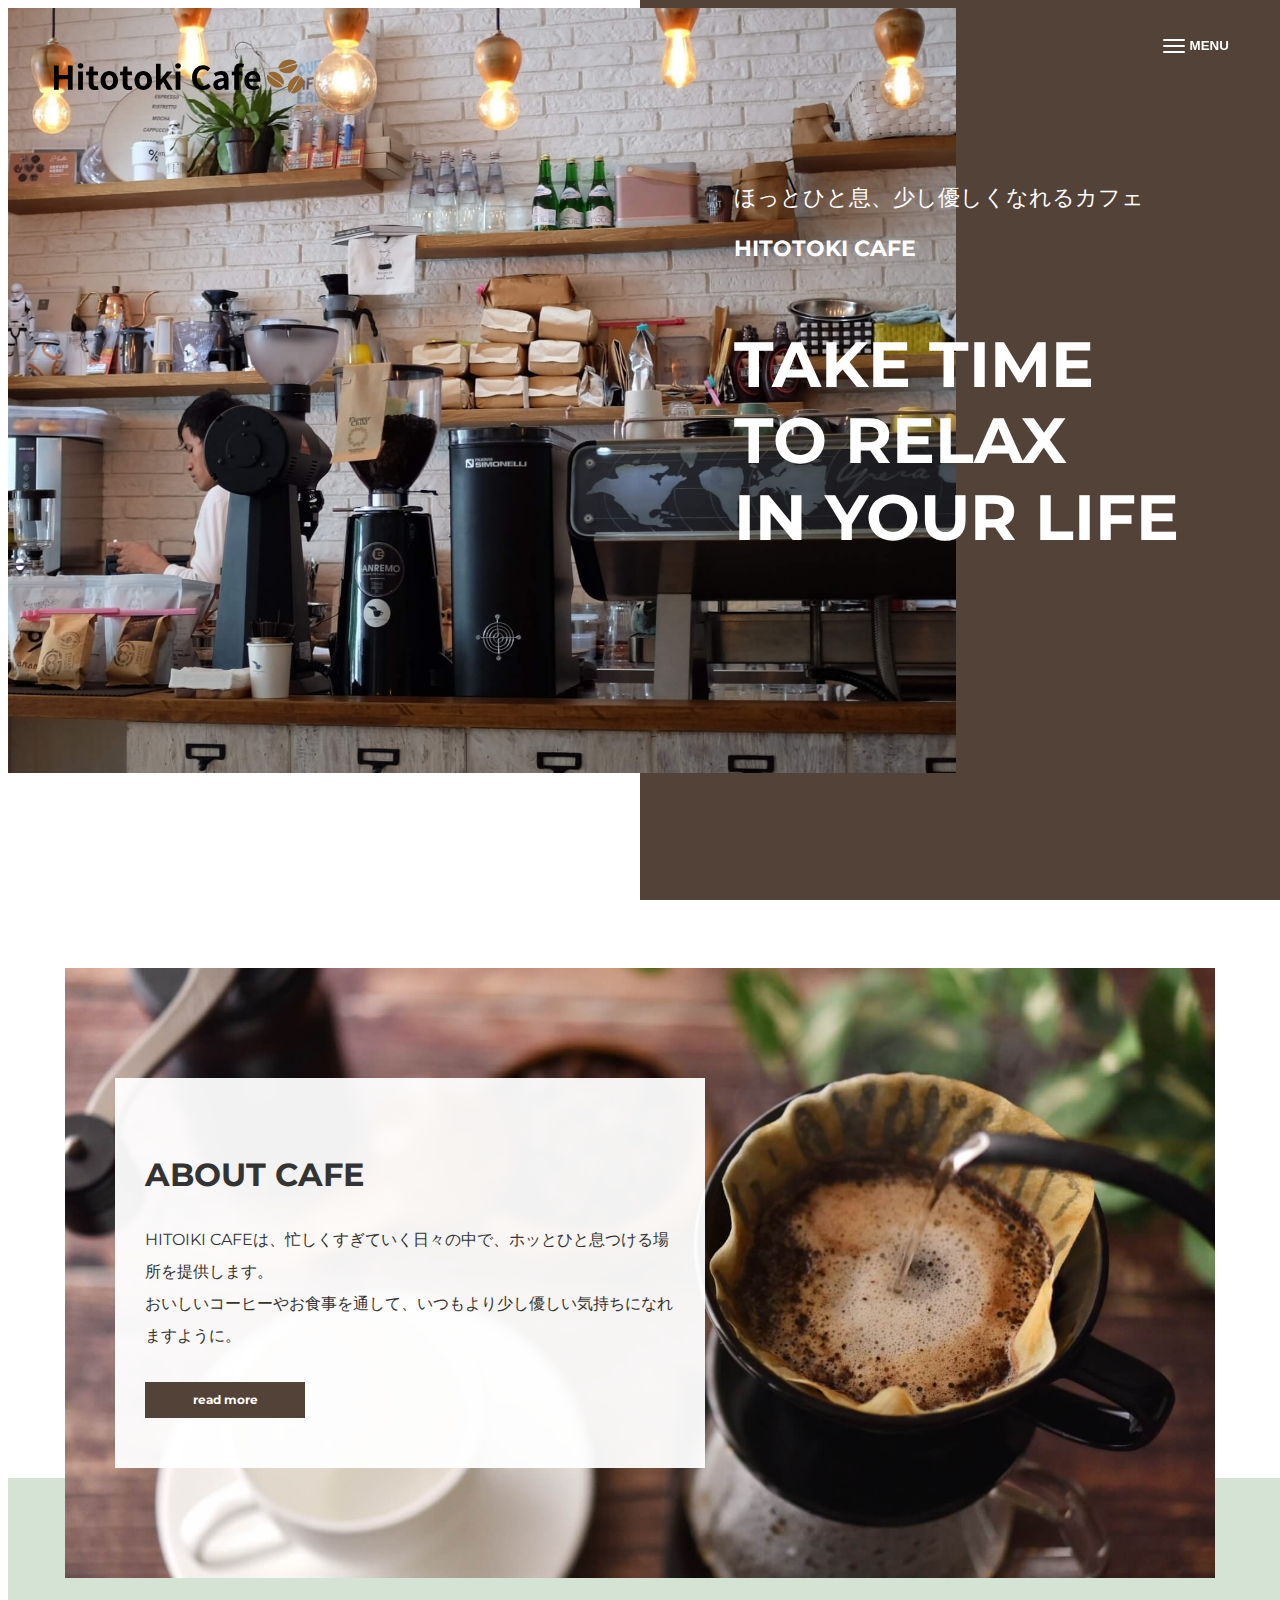
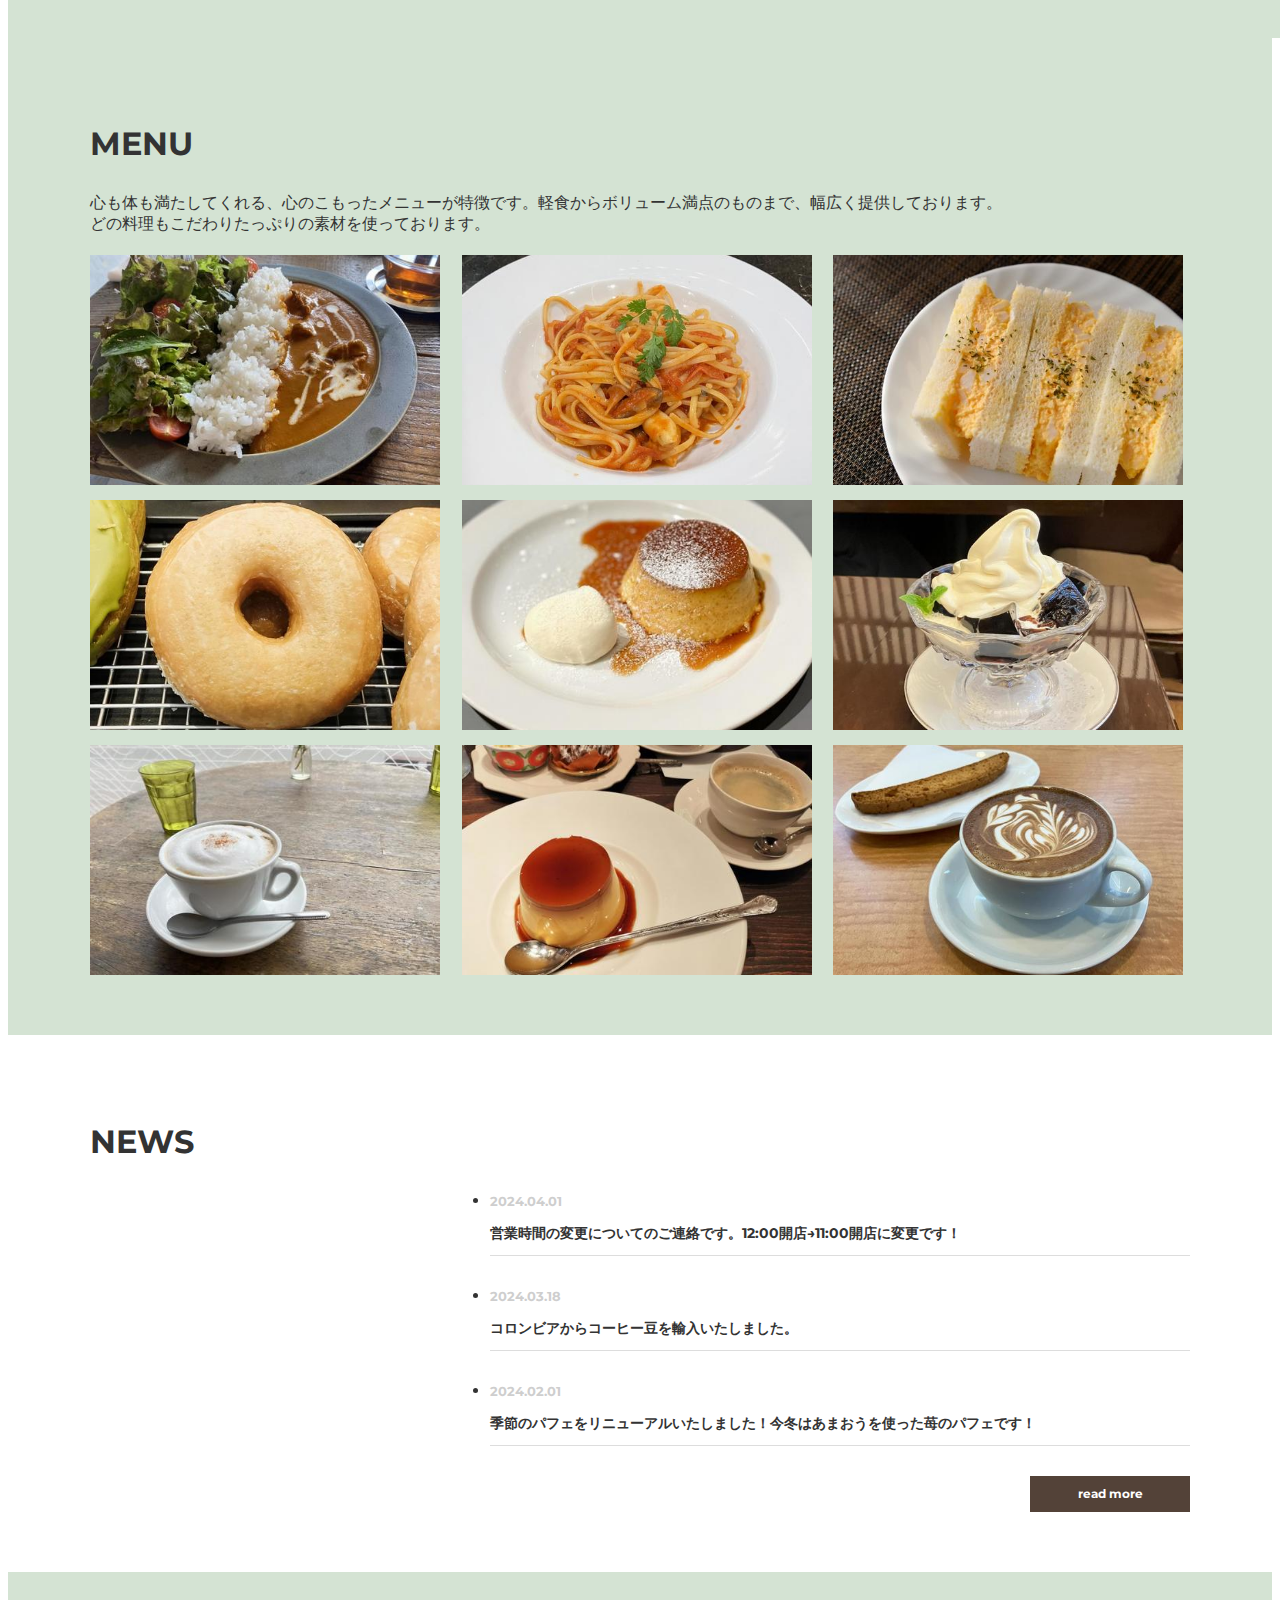
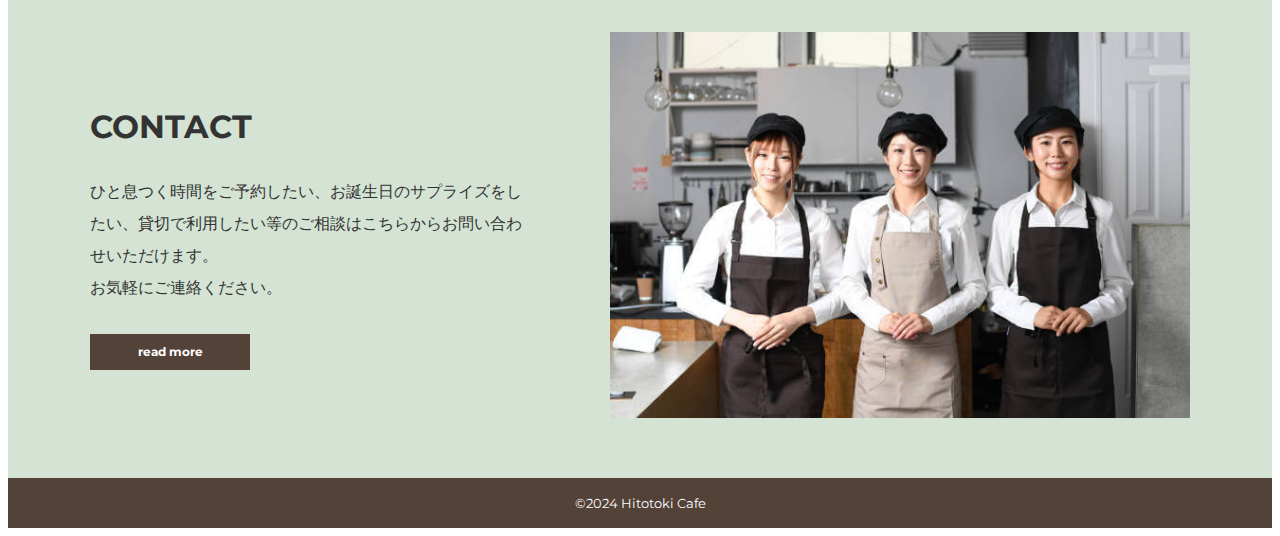
<file: index.html>
<!DOCTYPE html>
<html lang="ja">

<head>
    <meta charset="UTF-8">
    <meta name="viewport" content="width=device-width, initial-scale=1.0">
    <title>Hitotoki Cafe | Top</title>
    <link rel="stylesheet" type="text/css" href="http://yui.yahooapis.com/3.18.1/build/cssreset-context/cssreset-context-min.css">
    <link rel="preconnect" href="https://fonts.googleapis.com">
    <link rel="preconnect" href="https://fonts.gstatic.com" crossorigin>
    <link href="https://fonts.googleapis.com/css2?family=Montserrat:ital,wght@0,100..900;1,100..900&family=Noto+Sans+JP:wght@100..900&display=swap" rel="stylesheet">
    <link rel="stylesheet" href="./style.css">
</head>

<body>
    <!-- header -->
    <header>
        <h1>
            <a href="./index.html">
                <img src="./img/header-logo.svg" alt="Hitotoki Cafe">
            </a>
        </h1>
        <nav>
            <ul>
                <li><a href="./index.html"><img src="./img/logo.svg" alt="コーヒー豆のロゴ"></a></li>
                <li><a href="./about.html">About cafe</a></li>
                <li><a href="./menu.html">menu</a></li>
                <li><a href="./error.html">news</a></li>
                <li><a href="./contact.html">Contact</a></li>
            </ul>
        </nav>
        <button>
            <div>
                <span class="bar bar-top"></span>
                <span class="bar bar-mid"></span>
                <span class="bar bar-bottom"></span>
            </div>
            <span class="menu">menu</span>
        </button>
        <span class="burger-musk"></span>
    </header>

    <!-- main -->
    <main>
        <!-- fv -->
        <div class="fv">
            <div class="kv-wrapper top-fv">
                <div class="copy-wrapper">
                    <p>ほっとひと息、少し優しくなれるカフェ</p>
                    <p>HITOTOKI CAFE</p>
                    <p>Take time<br>to relax<br>in your life</p>
                </div>
            </div>
        </div>

        <!-- about -->
        <section class="about">
            <div class="container about-bg">
                <div class="about-content">
                    <h2>about cafe</h2>
                    <p>HITOIKI CAFEは、忙しくすぎていく日々の中で、ホッとひと息つける場所を提供します。<br>おいしいコーヒーやお食事を通して、いつもより少し優しい気持ちになれますように。</p>
                    <a href="./about.html" class="link-btn">read more</a>
                </div>
            </div>
        </section>
    
        <!-- menu -->
        <section class="top-menu green-bg">
            <div class="container">
                <h2>menu</h2>
                <p>心も体も満たしてくれる、心のこもったメニューが特徴です。軽食からボリューム満点のものまで、幅広く提供しております。<br>どの料理もこだわりたっぷりの素材を使っております。</p>
                <div class="menu-content">
                    <div class="menu-item">
                        <a href="./menu.html"><img src="./img/top-menu01.jpeg" alt="カレーライス"></a>
                    </div>
                    <div class="menu-item">
                        <a href="./menu.html"><img src="./img/top-menu02.jpeg" alt="ナポリタン"></a>
                    </div>
                    <div class="menu-item">
                        <a href="./menu.html"><img src="./img/top-menu03.jpeg" alt="たまごサンド"></a>
                    </div>
                    <div class="menu-item">
                        <a href="./menu.html"><img src="./img/top-menu04.jpeg" alt="シュガードーナツ"></a>
                    </div>
                    <div class="menu-item">
                        <a href="./menu.html"><img src="./img/top-menu05.jpeg" alt="焼きプリン"></a>
                    </div>
                    <div class="menu-item">
                        <a href="./menu.html"><img src="./img/top-menu06.jpeg" alt="コーヒーゼリー"></a>
                    </div>
                    <div class="menu-item">
                        <a href="./menu.html"><img src="./img/top-menu07.jpeg" alt="ホワイトモカ"></a>
                    </div>
                    <div class="menu-item">
                        <a href="./menu.html"><img src="./img/top-menu08.jpeg" alt="プリン"></a>
                    </div>
                    <div class="menu-item">
                        <a href="./menu.html"><img src="./img/top-menu09.jpeg" alt="カフェオレ"></a>
                    </div>
                </div>
            </div>
        </section>

        <!-- news -->
        <section class="news">
            <div class="container">
                <h2>news</h2>
                <ul class="ml-auto">
                    <li>
                        <a href="./error.html">
                            <time>2024.04.01</time>
                            <h3>営業時間の変更についてのご連絡です。12:00開店&rarr;11:00開店に変更です！</h3>
                        </a>
                    </li>
                    <li>
                        <a href="./error.html">
                            <time>2024.03.18</time>
                            <h3>コロンビアからコーヒー豆を輸入いたしました。</h3>
                        </a>
                    </li>
                    <li>
                        <a href="./error.html">
                            <time>2024.02.01</time>
                            <h3>季節のパフェをリニューアルいたしました！今冬はあまおうを使った苺のパフェです！</h3>
                        </a>
                    </li>
                </ul>
                <a href="./error.html" class="link-btn ml-auto">read more</a>
            </div>
        </section>

        <!-- contact -->
        <section class="green-bg">
            <div class="container inner-contact">
                <div class="contact-content">
                    <h2>Contact</h2>
                    <p>ひと息つく時間をご予約したい、お誕生日のサプライズをしたい、貸切で利用したい等のご相談はこちらからお問い合わせいただけます。<br>お気軽にご連絡ください。</p>
                    <a href="./contact.html" class="link-btn">read more</a>
                </div>
                <div class="contact-img-wrapper">
                    <img src="./img/top-contact.jpg" alt="スタッフの画像">
                </div>
            </div>
        </section>
    </main>

    <!-- footer -->
    <footer class="footer">
        <small>&copy;2024 Hitotoki Cafe</small>
    </footer>

    <script src="https://ajax.googleapis.com/ajax/libs/jquery/3.7.0/jquery.min.js"></script>
    <script src="./js/script.js"></script>

</body>
</html>
</file>
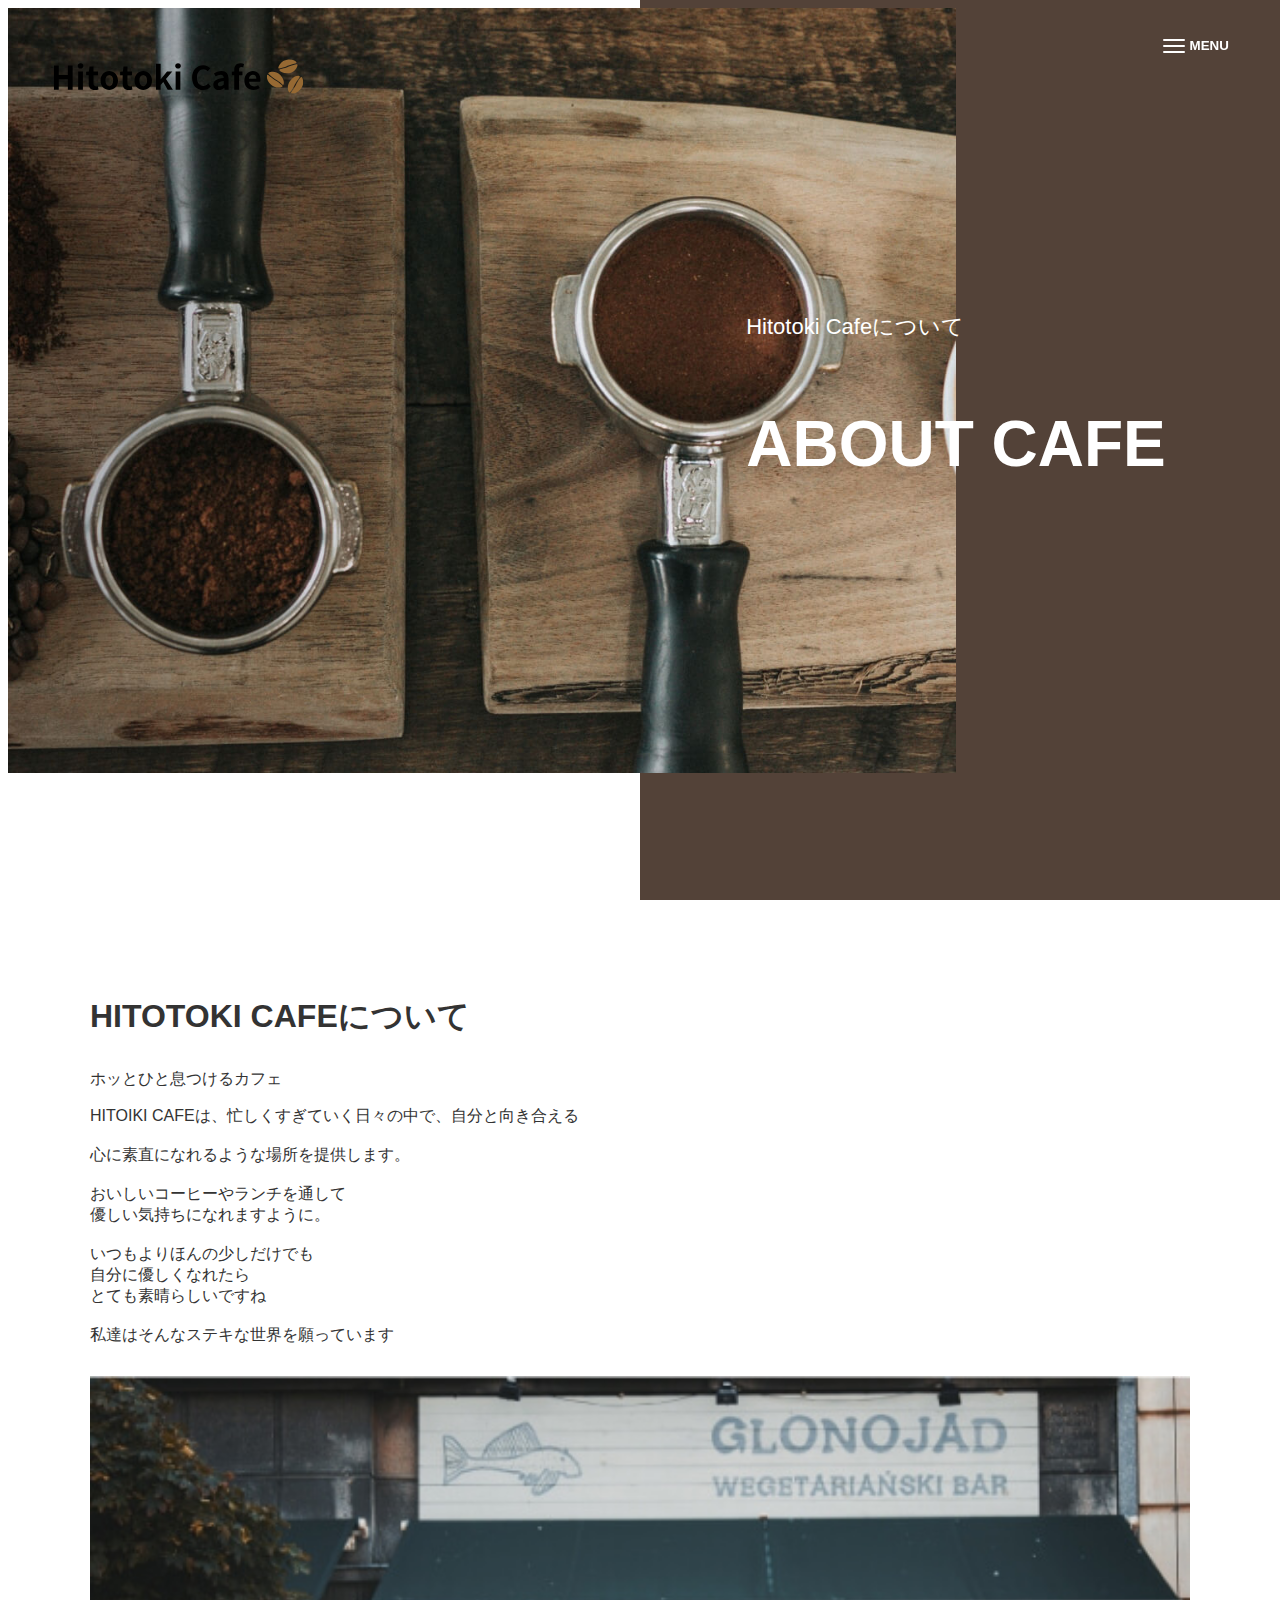
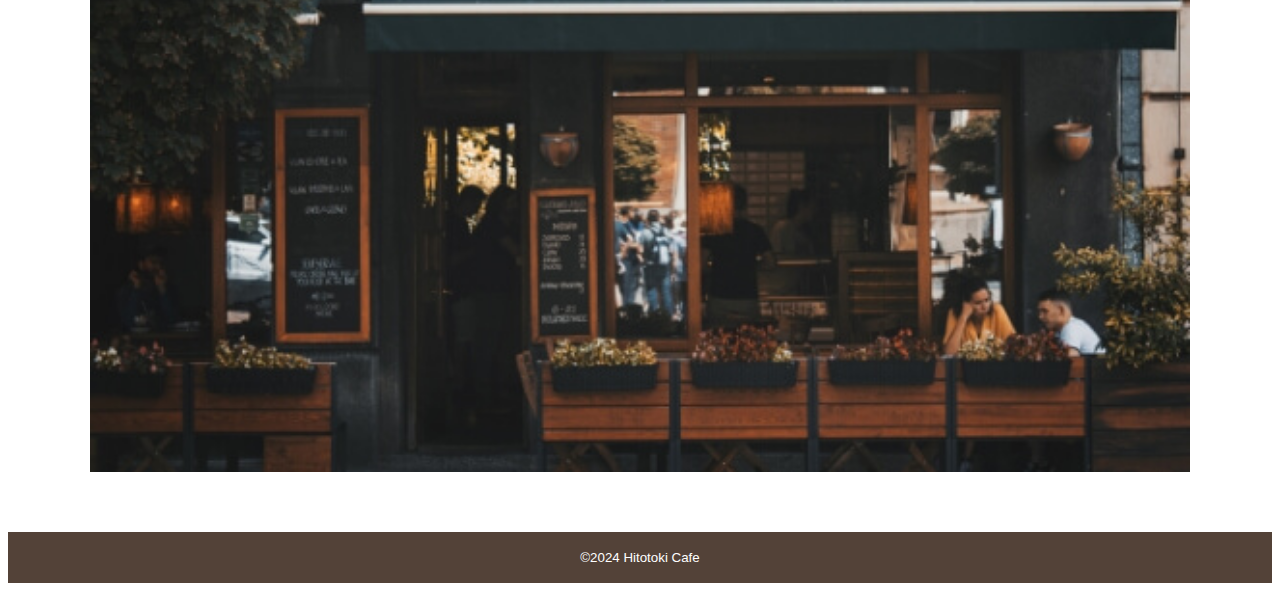
<file: about.html>
<!DOCTYPE html>
<html lang="ja">

<head>
    <meta charset="UTF-8">
    <meta name="viewport" content="width=device-width, initial-scale=1.0">
    <title>DIGSMILE | About</title>
    <link rel="stylesheet" type="text/css" href="http://yui.yahooapis.com/3.18.1/build/cssreset/cssreset-min.css">
    <link href=“https://fonts.googleapis.com/css?family=Noto+Serif|Noto+Serif+JP&display=swap” rel=“stylesheet”>
    <link rel="stylesheet" href="./style.css">
</head>

<body>
    <!-- header -->
    <header>
        <h1>
            <a href="./index.html">
                <img src="./img/header-logo.svg" alt="Hitotoki Cafe">
            </a>
        </h1>
        <nav>
            <ul>
                <li><a href="./index.html"><img src="./img/logo.svg" alt="コーヒー豆のロゴ"></a></li>
                <li><a href="./about.html">About cafe</a></li>
                <li><a href="./menu.html">menu</a></li>
                <li><a href="./error.html">news</a></li>
                <li><a href="./contact.html">Contact</a></li>
            </ul>
        </nav>
        <button class="burger-btn">
            <div>
                <span class="bar bar-top"></span>
                <span class="bar bar-mid"></span>
                <span class="bar bar-bottom"></span>
            </div>
            <span class="menu">menu</span>
        </button>
        <span class="burger-musk"></span>
    </header>

    <!-- main -->
    <main>
        <!-- fv-about -->
        <div class="fv">
            <div class="kv-wrapper fv-about">
                <div class="copy-wrapper">
                    <p>Hitotoki Cafeについて</p>
                    <p>about cafe</p>
                </div>
            </div>
        </div>

        <!-- about-content -->
        <section>
            <div class="container">
                <div class="about-text">
                    <h2>Hitotoki Cafeについて</h2>
                    <p>ホッとひと息つけるカフェ</p>
                    <p>
                        HITOIKI CAFEは、忙しくすぎていく日々の中で、自分と向き合える<br><br>
                        心に素直になれるような場所を提供します。<br><br>
                        おいしいコーヒーやランチを通して<br>
                        優しい気持ちになれますように。<br><br>
                        いつもよりほんの少しだけでも<br>
                        自分に優しくなれたら<br>
                        とても素晴らしいですね<br><br>
                        私達はそんなステキな世界を願っています
                    </p>
                </div>
                <div class="about-img">
                    <img src="./img/about.jpg" alt="Hitotoki Cafeの外観">
                </div>
            </div>
        </section>
    </main>

    <!-- footer -->
    <footer class="footer">
        <small>&copy;2024 Hitotoki Cafe</small>
    </footer>

    <script src="https://ajax.googleapis.com/ajax/libs/jquery/3.7.0/jquery.min.js"></script>
    <script src="./js/script.js"></script>
</body>
</html>
</file>
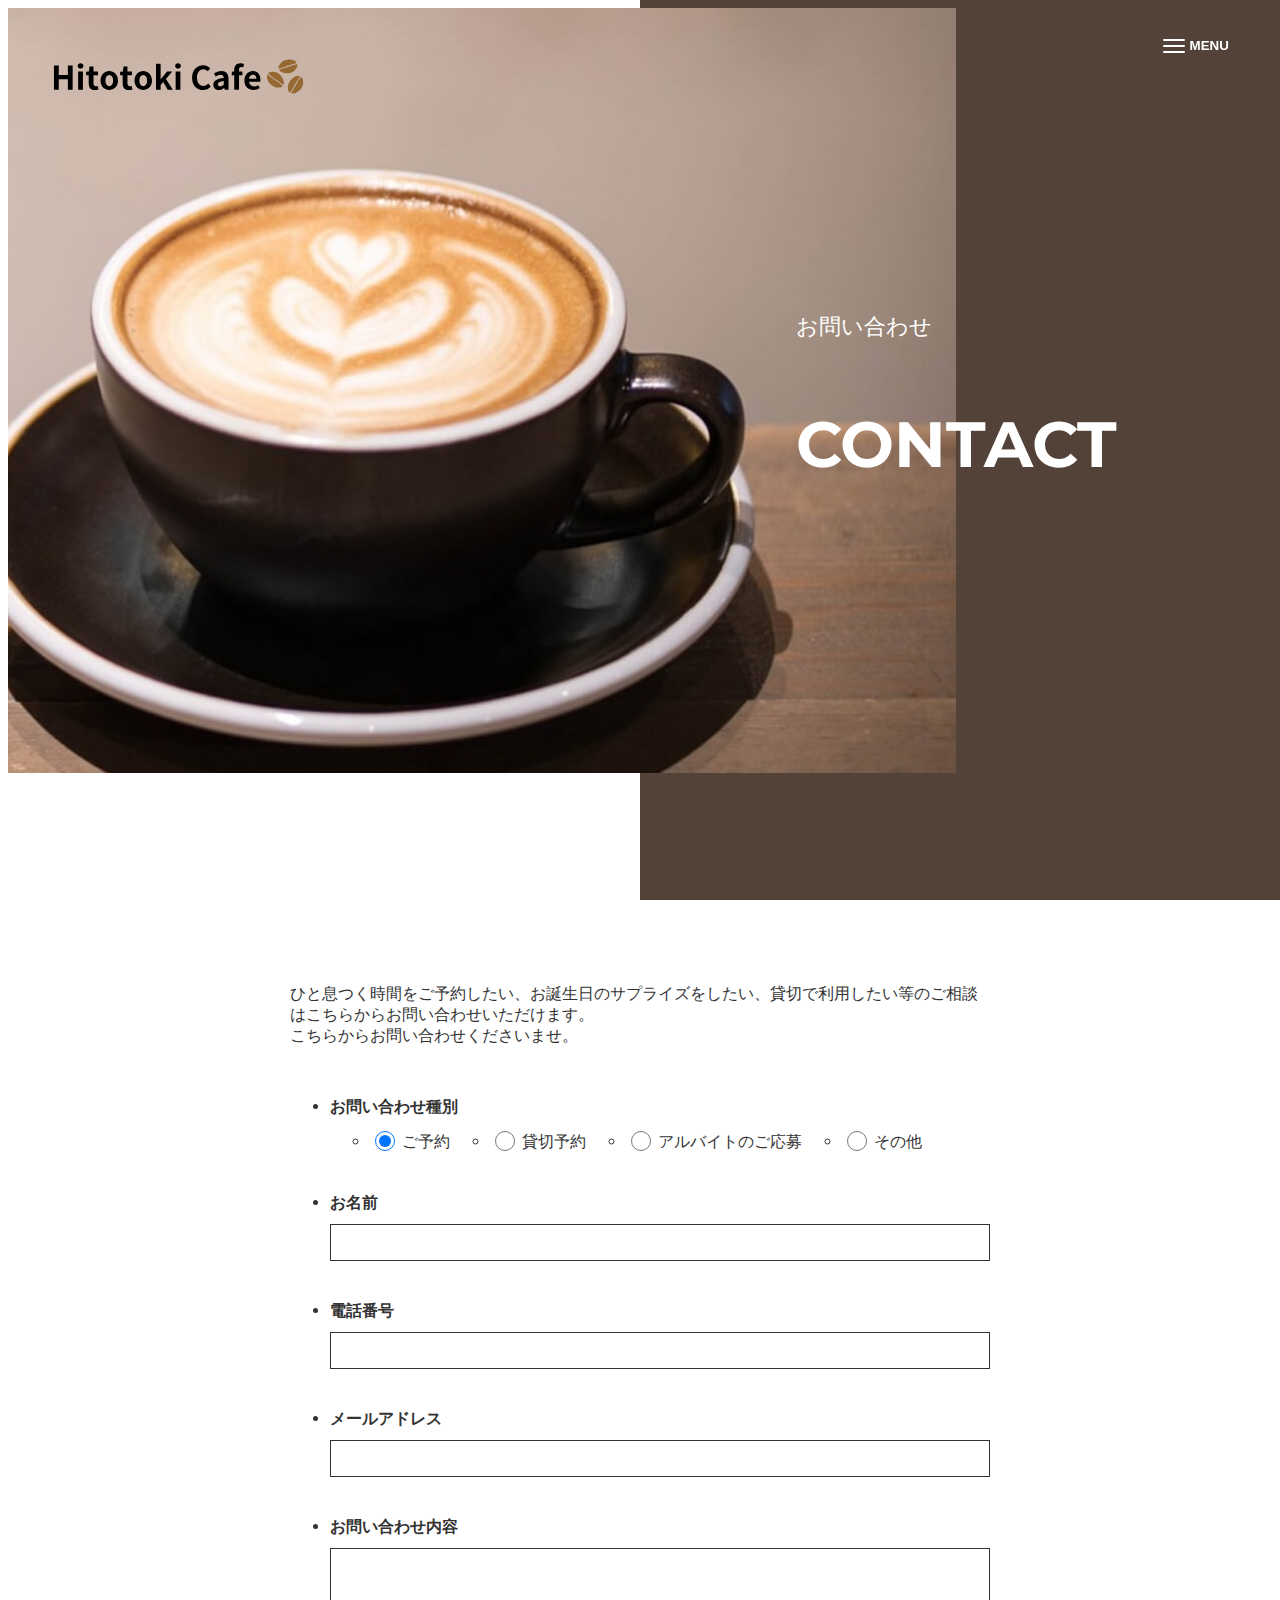
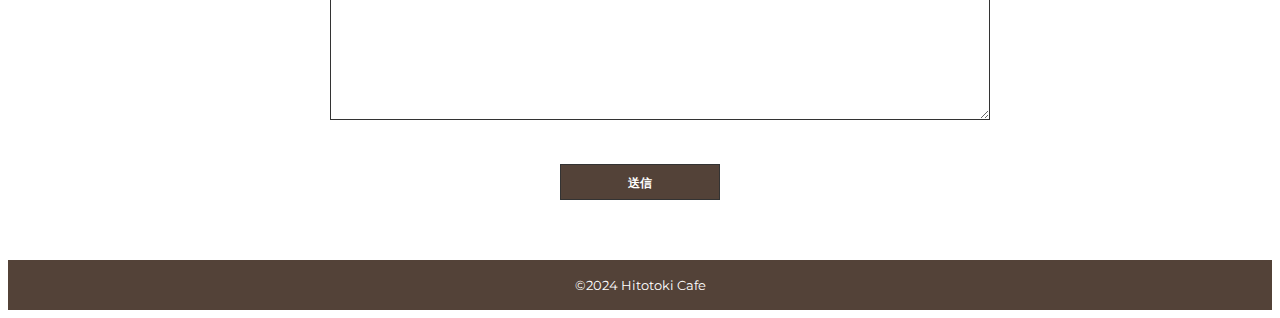
<file: contact.html>
<!DOCTYPE html>
<html lang="ja">

<head>
    <meta charset="UTF-8">
    <meta name="viewport" content="width=device-width, initial-scale=1.0">
    <title>Hitotoki Cafe | Contact</title>
    <link rel="stylesheet" type="text/css" href="http://yui.yahooapis.com/3.18.1/build/cssreset/cssreset-min.css">
    <link rel="preconnect" href="https://fonts.googleapis.com">
    <link rel="preconnect" href="https://fonts.gstatic.com" crossorigin>
    <link href="https://fonts.googleapis.com/css2?family=Montserrat:ital,wght@0,100..900;1,100..900&family=Noto+Sans+JP:wght@100..900&display=swap" rel="stylesheet">
    <link rel="stylesheet" href="./style.css">
</head>

<body>
    <!-- header -->
    <header>
        <h1>
            <a href="./index.html">
                <img src="./img/header-logo.svg" alt="Hitotoki Cafe">
            </a>
        </h1>
        <nav>
            <ul>
                <li><a href="./index.html"><img src="./img/logo.svg" alt="コーヒー豆のロゴ"></a></li>
                <li><a href="./about.html">About cafe</a></li>
                <li><a href="./menu.html">menu</a></li>
                <li><a href="./error.html">news</a></li>
                <li><a href="./contact.html">Contact</a></li>
            </ul>
        </nav>
        <button class="burger-btn">
            <div>
                <span class="bar bar-top"></span>
                <span class="bar bar-mid"></span>
                <span class="bar bar-bottom"></span>
            </div>
            <span class="menu">menu</span>
        </button>
        <span class="burger-musk"></span>
    </header>

    <!-- main -->
    <main>
        <!-- fv -->
        <div class="fv">
            <div class="kv-wrapper contact-fv">
                <div class="copy-wrapper">
                    <p>お問い合わせ</p>
                    <p>Contact</p>
                </div>
            </div>
        </div>
    
        <!-- contact -->
        <section class="contact">
            <div class="s-container">
                <p>ひと息つく時間をご予約したい、お誕生日のサプライズをしたい、貸切で利用したい等のご相談はこちらからお問い合わせいただけます。<br>こちらからお問い合わせくださいませ。</p>
                <form>
                    <ul>
                        <li class="inquiry">
                            <div class="form-title">お問い合わせ種別</div>
                            <ul>
                                <li>
                                    <input type="radio" class="radio-btn" name="inquiry-type" id="reserve" checked>
                                    <label for="reserve">ご予約</label>
                                </li>
                                <li>
                                    <input type="radio" class="radio-btn" name="inquiry-type" id="kashikiri">
                                    <label for="kashikiri">貸切予約</label>
                                </li>
                                <li>
                                    <input type="radio" class="radio-btn" name="inquiry-type" id="arubaito">
                                    <label for="arubaito">アルバイトのご応募</label>
                                </li>
                                <li>
                                    <input type="radio" class="radio-btn" name="inquiry-type" id="others">
                                    <label for="others">その他</label>
                                </li>
                            </ul>
                        </li>
                        <li>
                            <div class="form-title">
                                <label for="name">お名前</label>
                            </div>
                            <input type="text" id="name">
                        </li>
                        <li>
                            <div class="form-title">
                                <label for="phone-number">電話番号</label>
                            </div>
                            <input type="text" id="phone-number">
                        </li>
                        <li>
                            <div class="form-title">
                                <label for="email">メールアドレス</label>
                            </div>
                            <input type="text" id="email">
                        </li>
                        <li>
                            <div class="form-title">
                                <label for="detail">お問い合わせ内容</label>
                            </div>
                            <textarea name="" id="detail" cols="30" rows="10"></textarea>
                        </li>
                    </ul>
                    <!-- 送信ボタン -->
                    <div class="submit-btn">
                        <input type="submit" value="送信">
                    </div>
                </form>
            </div>
        </section>
    </main>

     <!-- footer -->
     <footer class="footer">
        <small>&copy;2024 Hitotoki Cafe</small>
    </footer>

    <script src="https://ajax.googleapis.com/ajax/libs/jquery/3.7.0/jquery.min.js"></script>
    <script src="./js/script.js"></script>
</body>
</html>
</file>
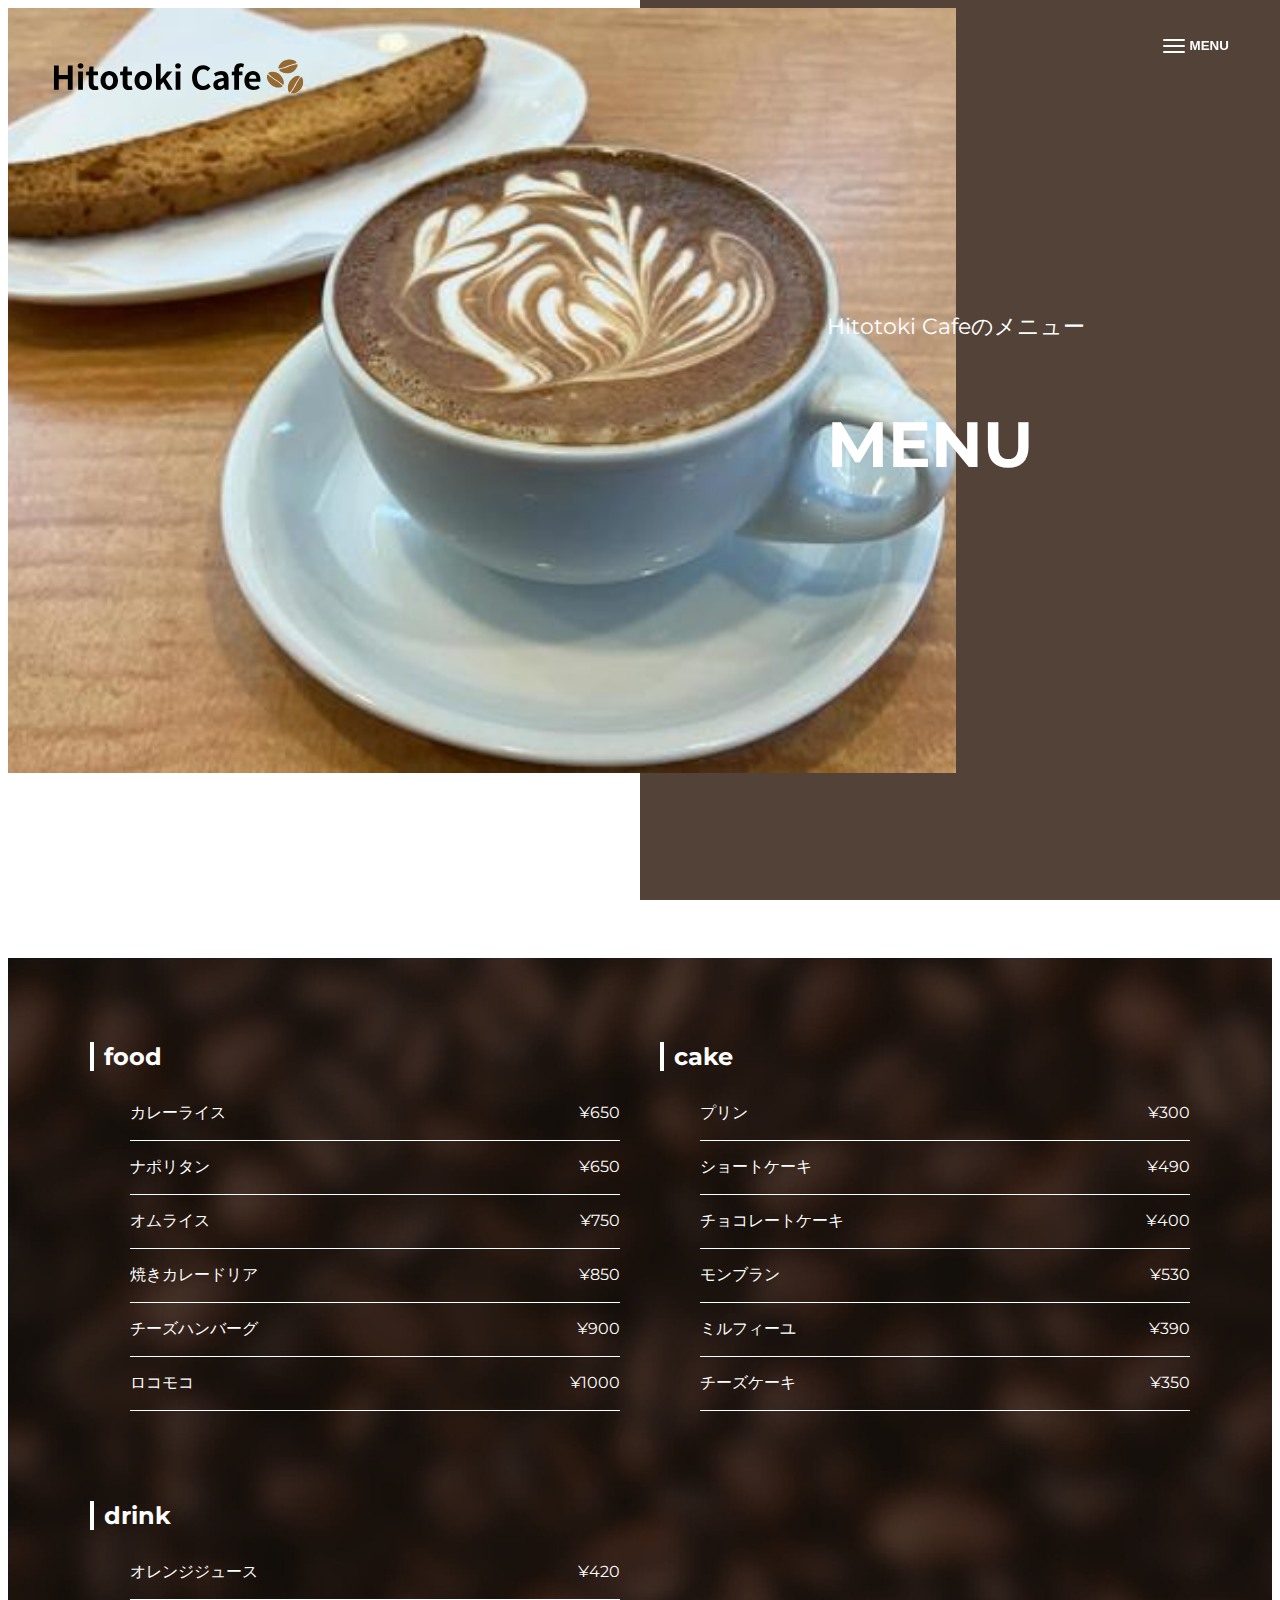
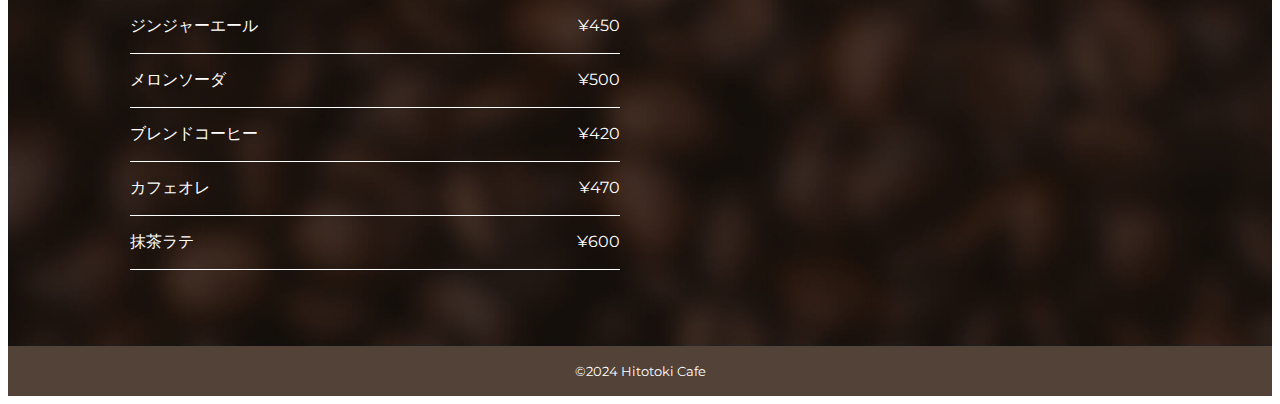
<file: menu.html>
<!DOCTYPE html>
<html lang="ja">

<head>
    <meta charset="UTF-8">
    <meta name="viewport" content="width=device-width, initial-scale=1.0">
    <title>Hitotoki Cafe | 404page</title>
    <link rel="stylesheet" type="text/css" href="http://yui.yahooapis.com/3.18.1/build/cssreset/cssreset-min.css">
    <link rel="preconnect" href="https://fonts.googleapis.com">
    <link rel="preconnect" href="https://fonts.gstatic.com" crossorigin>
    <link href="https://fonts.googleapis.com/css2?family=Montserrat:ital,wght@0,100..900;1,100..900&family=Noto+Sans+JP:wght@100..900&display=swap" rel="stylesheet">
    <link rel="stylesheet" href="./style.css">
</head>

<body>
    <!-- header -->
    <header>
        <h1>
            <a href="./index.html">
                <img src="./img/header-logo.svg" alt="Hitotoki Cafe">
            </a>
        </h1>
        <nav>
            <ul>
                <li><a href="./index.html"><img src="./img/logo.svg" alt="コーヒー豆のロゴ"></a></li>
                <li><a href="./about.html">About cafe</a></li>
                <li><a href="./menu.html">menu</a></li>
                <li><a href="./error.html">news</a></li>
                <li><a href="./contact.html">Contact</a></li>
            </ul>
        </nav>
        <button class="burger-btn">
            <div>
                <span class="bar bar-top"></span>
                <span class="bar bar-mid"></span>
                <span class="bar bar-bottom"></span>
            </div>
            <span class="menu">menu</span>
        </button>
        <span class="burger-musk"></span>
    </header>

    <!-- main -->
    <main>
        <!-- fv -->
        <div class="fv">
            <div class="kv-wrapper menu-fv">
                <div class="copy-wrapper">
                    <p>Hitotoki Cafeのメニュー</p>
                    <p>menu</p>
                </div>
            </div>
        </div>
    
        <!-- menu -->
        <section class="menu-wrapper">
            <div class="container">
                <div class="inner-menu">
                    <div class="menu-contents">
                        <h3>food</h3>
                        <ul>
                            <li>
                                <span>カレーライス</span>
                                <span>&yen;650</span>
                            </li>
                            <li>
                                <span>ナポリタン</span>
                                <span>&yen;650</span>
                            </li>
                            <li>
                                <span>オムライス</span>
                                <span>&yen;750</span>
                            </li>
                            <li>
                                <span>焼きカレードリア</span>
                                <span>&yen;850</span>
                            </li>
                            <li>
                                <span>チーズハンバーグ</span>
                                <span>&yen;900</span>
                            </li>
                            <li>
                                <span>ロコモコ</span>
                                <span>&yen;1000</span>
                            </li>
                        </ul>
                    </div>
                    <div class="menu-contents">
                        <h3>cake</h3>
                        <ul>
                            <li>
                                <span>プリン</span>
                                <span>&yen;300</span>
                            </li>
                            <li>
                                <span>ショートケーキ</span>
                                <span>&yen;490</span>
                            </li>
                            <li>
                                <span>チョコレートケーキ</span>
                                <span>&yen;400</span>
                            </li>
                            <li>
                                <span>モンブラン</span>
                                <span>&yen;530</span>
                            </li>
                            <li>
                                <span>ミルフィーユ</span>
                                <span>&yen;390</span>
                            </li>
                            <li>
                                <span>チーズケーキ</span>
                                <span>&yen;350</span>
                            </li>
                        </ul>
                    </div>
                    <div class="menu-contents">
                        <h3>drink</h3>
                        <ul>
                            <li>
                                <span>オレンジジュース</span>
                                <span>&yen;420</span>
                            </li>
                            <li>
                                <span>ジンジャーエール</span>
                                <span>&yen;450</span>
                            </li>
                            <li>
                                <span>メロンソーダ</span>
                                <span>&yen;500</span>
                            </li>
                            <li>
                                <span>ブレンドコーヒー</span>
                                <span>&yen;420</span>
                            </li>
                            <li>
                                <span>カフェオレ</span>
                                <span>&yen;470</span>
                            </li>
                            <li>
                                <span>抹茶ラテ</span>
                                <span>&yen;600</span>
                            </li>
                        </ul>
                    </div>
                </div>
            </div>
        </section>

    </main>

     <!-- footer -->
     <footer class="footer">
        <small>&copy;2024 Hitotoki Cafe</small>
    </footer>

    <script src="https://ajax.googleapis.com/ajax/libs/jquery/3.7.0/jquery.min.js"></script>
    <script src="./js/script.js"></script>
</body>
</html>
</file>
<file: style.css>
@charset "UTF-8";

/*----------------------------------------------------
 全ページ共通のスタイル
 ----------------------------------------------------- */
body {
    font-size: 16px;
    font-family: "Noto Sans JP", sans-serif;
    font-family: "Montserrat", sans-serif;
    color: #333;
}
img, svg {
    width: 100%;
    height: auto;
    vertical-align: bottom;
}
a {
    text-decoration: none;
}
a:hover {
    opacity: .7;
    transition: .3s;
}
.green-bg {
    background-color: #d4e3d3;
}
.link-btn {
    width: 160px;
    line-height: 36px;
    background-color: #534238;
    color: #fff;
    display: block;
    text-align: center;
    font-size: 12px;
    font-weight: bold;
}
.ml-auto {
    margin-left: auto;
}
@media screen and (max-width: 768px) {
    body {
        font-size: 14px;
    }
}
/* container */
section {
    padding: 60px 0;
}
.container {
    max-width: 1100px;
    width: 90%;
    margin: 0 auto;
}
.s-container {
    max-width: 700px;
    width: 90%;
    margin: 0 auto;
}
@media screen and (max-width: 768px) {
 section {
    padding: 100px 0;
 }
}
/* title */
h1 {
    width: 260px;
    position: fixed;
    top: 38px;
    left: 4vw;
    z-index: 1;
}
h2 {
    font-size: 32px;
    font-weight: bold;
    margin-bottom: 30px;
    text-transform: uppercase;
}
h3 {
    font-size: 24px;
    text-align: left;
    margin-bottom: 10px;
}
h3::before {
    content: "";
    border-left: 4px solid #fff;
    margin-right: 10px;
}
@media screen and (max-width: 768px) {
    h1 {
        width: 180px;
        top: 21px;
    }
}
/* header */
header nav {
    font-weight: bold;
    font-size: 22px;
    position: fixed;
    top: 0;
    right: 0;
    height: 100vh;
    width: 36.1vw;
    text-align: center;
    padding: 120px 0 0;
    background-color: rgba(34, 34, 34, .95);
    z-index: 2;
    transform: translateX(100%);
    opacity: 0;
    transition: transform .3s,opacity .3s;
}
header nav ul li {
    margin-bottom: 30px;
    text-transform: uppercase;
}
header nav ul li:first-of-type {
    width: 60px;
    margin: 0 auto 40px;
}
header nav ul li:last-of-type {
    margin-bottom: 0;
}
header nav ul li a {
    color: #fff;
}
@media screen and (max-width: 768px) {
    header button {
        top: 28px;
    }
    header nav {
        width: 67.7vw;
    }
}
/* humburger-buttton */
button {
    background-color: transparent;
    border: none;
    cursor: pointer;
    outline: none;
    padding: 0;
    appearance: none;
}
header button {
    display: flex;
    align-items: center;
    position: fixed;
    top: 38px;
    right: 4vw;
    z-index: 3;
}
.bar {
    display: block;
    background-color: #fff;
    height: 2px;
    width: 22px;
    border-radius: 1px;
}
.bar-top {
    transform: translateY(-4px);
}
.bar-bottom {
    transform: translateY(4px);
}
.menu {
    display: block;
    text-transform: uppercase;
    color: #fff;
    font-weight: bold;
    margin-left: 5px;
}
.bar.cross.bar-top {
    transform: translateY(2px) rotate(30deg);
    transition: transform .3s;
}
.bar.cross.bar-mid {
    opacity: 0;
    transition: opacity .3s;
}
.bar.cross.bar-bottom {
    transform: translateY(-2px) rotate(-30deg);
    transition: transform .3s;
}
body.noscroll {
    overflow: hidden;
}
header nav.open {
    transform: translateX(0);
    opacity: 1;
    transition: transform .3s,opacity .3s;
}
.burger-musk {
    display: none;
    height: 100vh;
    width: 100vw;
    position: fixed;
    top: 0;
    left: 0;
    background-color: rgba(36, 53, 85, .5);
    z-index: 1;
}
header button.black .bar {
    background-color: #243555;
    transition: background-color .3s;
}
header button.black .menu {
    color: #333;
    transition: color .3s;
}
/* fv */
.fv {
    height: 100vh;
}
.fv::after {
    content: "";
    display: block;
    position: absolute;
    top: 0;
    right: 0;
    background-color: #534238;
    width: 50%;
    height: 100%;
    z-index: -1;
}
.kv-wrapper {
    height: 85%;
    width: 75%;
    background-size: cover;
    background-position: center 0;
    position: relative;
}
.copy-wrapper {
    position: absolute;
    top: 50%;
    right: 0;
    transform: translate(50%, -50%);
    color: #fff;
}
.copy-wrapper p:first-child {
    margin-bottom: 4px;
    font-size: 22px;
}
.copy-wrapper p:nth-child(2) {
    font-size: 22px;
    font-weight: bold;
    margin-bottom: 10px;
}
.copy-wrapper p:last-of-type {
    font-size: 64px;
    font-weight: bold;
    text-transform: uppercase;
    line-height: 1.2;
}
@media screen and (max-width: 1100px) {
    .copy-wrapper {
        right: -25%;
        transform: translate(0, -50%);
    }
    .copy-wrapper p:first-child {
        font-size: 22px;
    }
    .copy-wrapper p:nth-child(2) {
        font-size: 22px;
    }
    .copy-wrapper p:last-of-type {
        font-size: 54px;
    }
}
@media screen and (max-width: 600px) {
    .fv {
        height: 60vh;
    }
    .fv::after {
        height: 65%;
    }
    .kv-wrapper {
        height: 100%;
    }
    .copy-wrapper p:first-child {
        font-size: calc(22 / 500 * 100vw);
    }
    .copy-wrapper p:nth-child(2) {
        font-size: calc(22 / 500 * 100vw);
    }
    .copy-wrapper p:last-of-type {
        font-size: calc(54 / 500 * 100vw);
    }
}
/* footer */
.footer {
    line-height: 50px;
    background-color: #534238;
    text-align: center;
    color: #fff;
}

/*------------------------------------------------
 トップページ（index）はここから
-------------------------------------------------- */
/* fv */
.top-fv {
    background-image: url(./img/top-fv.jpg);
}
/* about */
section.about {
    position: relative;
}
section.about::after {
    content: "";
    width: 100vw;
    height: 160px;
    display: block;
    background-color: #d4e3d3;
    position: absolute;
    bottom: 0;
    z-index: -1;
}
.about-bg {
    background-image: url(./img/top-about.jpg);
    background-size: cover;
    background-position: center;
    background-repeat: no-repeat;
    padding: 110px 0 110px 50px;
}
.about-content {
    width: min(100% - 2rem, 590px);
    box-sizing: border-box;
    background-color: rgba(255, 255, 255, .95);
    padding: 50px 30px;
}
.about-content p {
    line-height: 2;
    margin-bottom: 30px;
}
@media screen and (max-width: 720px) {
    .about-bg {
        padding: 50px 4vw;
    }
}
/* menu */
.top-menu p {
    margin-bottom: 20px;
}
.menu-content {
    display: grid;
    grid-template-columns: repeat(3, 1fr);
    gap: 15px;
}
.menu-content .menu-item a img {
    max-width: 350px;
    height: 230px;
    object-fit: cover;
}
@media screen and (max-width: 900px) {
    .menu-content {
        grid-template-columns: repeat(2, 1fr);
    }
    .menu-content .menu-item a img {
        max-width: 400px;
    }
}
@media screen and (max-width: 600px) {
    .menu-content {
        grid-template-columns: repeat(1, 1fr);
    }
    .menu-content .menu-item a img {
        max-width: 100%;
        height: 230px;
    }
}
/* news */
.news ul {
    max-width: 700px;
}
.news ul li {
    padding-bottom: 12px;
    border-bottom: 1px solid #ddd;
    margin-bottom: 30px;
}
.news ul li time {
    color: #cecece;
    font-weight: bold;
    font-size: 13px;
}
.news ul li h3 {
    color: #333;
    font-size: 14px;
    font-weight: bold;
    margin-bottom: 0;
    text-indent: -14px;
}
/* contact */
.inner-contact {
    display: flex;
    justify-content: space-between;
    align-items: center;
}
.contact-content {
    width: 40%;
}
.contact-content p {
    line-height: 2;
    margin-bottom: 30px;
}
.contact-img-wrapper {
    width: 52.7%;
}
@media screen and (max-width: 768px) {
    .inner-contact {
        flex-direction: column-reverse;
        align-items: flex-start;
        padding: 0 4vw;
    }
    .contact-content {
        width: 440px;
        max-width: 100%;
    }
    .contact-img-wrapper {
        width: 520px;
        max-width: 100%;
        margin-bottom: 30px;
    }
    .section-wrappper:last-of-type {
        margin-bottom: 80px;
    }
}

/*--------------------------------------------------------
 About Cafeページはここから
---------------------------------------------------------- */
.fv-about {
    background-image: url(./img/about-fv.jpg);
}
.about-text {
    margin-bottom: 30px;
}

/*-------------------------------------------------------
 メニューページはここから
--------------------------------------------------------- */
/* fv */
.menu-fv {
    background-image: url(./img/top-menu09.jpeg);
}
/* menu */
.menu-wrapper {
    background-image: url(./img/menu-bg.jpeg);
    background-size: cover;
    background-repeat: no-repeat;
    color: #fff;
    margin-top: 50px;
}
.inner-menu {
    display: grid;
    grid-template-columns: repeat(2, 1fr);
    gap: 50px 40px;
}
.menu-contents ul li {
    display: flex;
    justify-content: space-between;
    border-bottom: 1px solid #fff;
    padding: 16px 0;
}
@media screen and (max-width: 720px) {
    .menu-wrapper {
        margin-top: 100px;
    }
    .inner-menu {
        grid-template-columns: repeat(1, 1fr);
    }
}

/*------------------------------------------------------
 エラーページはここから
-------------------------------------------------------- */
/* error */
.error-fv {
    background-image: url(./img/error-fv.jpg);
}
.error {
    padding-bottom: 120px;
    text-align: center;
}
.error p {
    margin-bottom: 48px;
}
.error .btn a {
    margin: 0 auto;
}

/*-------------------------------------------------------
コンタクトページはここから
--------------------------------------------------------- */
/* contact */
.contact-fv {
    background-image: url(./img/contact-fv.jpg);
}
.contact p:first-child {
    margin-bottom: 50px;
}
.contact form ul li.inquiry ul {
    display: flex;
    align-items: center;
}
.contact form ul li.inquiry ul li {
    margin-right: 40px;
    margin-bottom: 0;
}
.contact .inquiry ul li input {
    width: 20px;
    height: 20px;
    border-radius: 50%;
    vertical-align: -4px;
}
.contact form ul li {
    margin-bottom: 40px;
}
.contact form .form-title {
    margin-bottom: 10px;
    font-weight: bold;
}
.contact form input,
.contact form textarea {
    border: 1px solid #333;
    padding: 10px;
    box-sizing: border-box;
    width: 100%;
}
.submit-btn input[type=submit] {
    color: #fff;
    background-color: #534238;
    width: 160px;
    height: 36px;
    font-size: 12px;
    display: block;
    text-align: center;
    font-weight: bold;
    margin: 40px auto 0;
    cursor: pointer;
}
@media screen and (max-width: 768px) {
    .contact p:first-child {
        margin-bottom:25px;
    }
    .contact form ul li.inquiry ul {
        display: block;
    }
    .contact form ul li.inquiry ul li {
        margin-bottom: 10px;
    }
    .contact form ul li {
        margin-bottom: 20px;
    }
}
</file>
